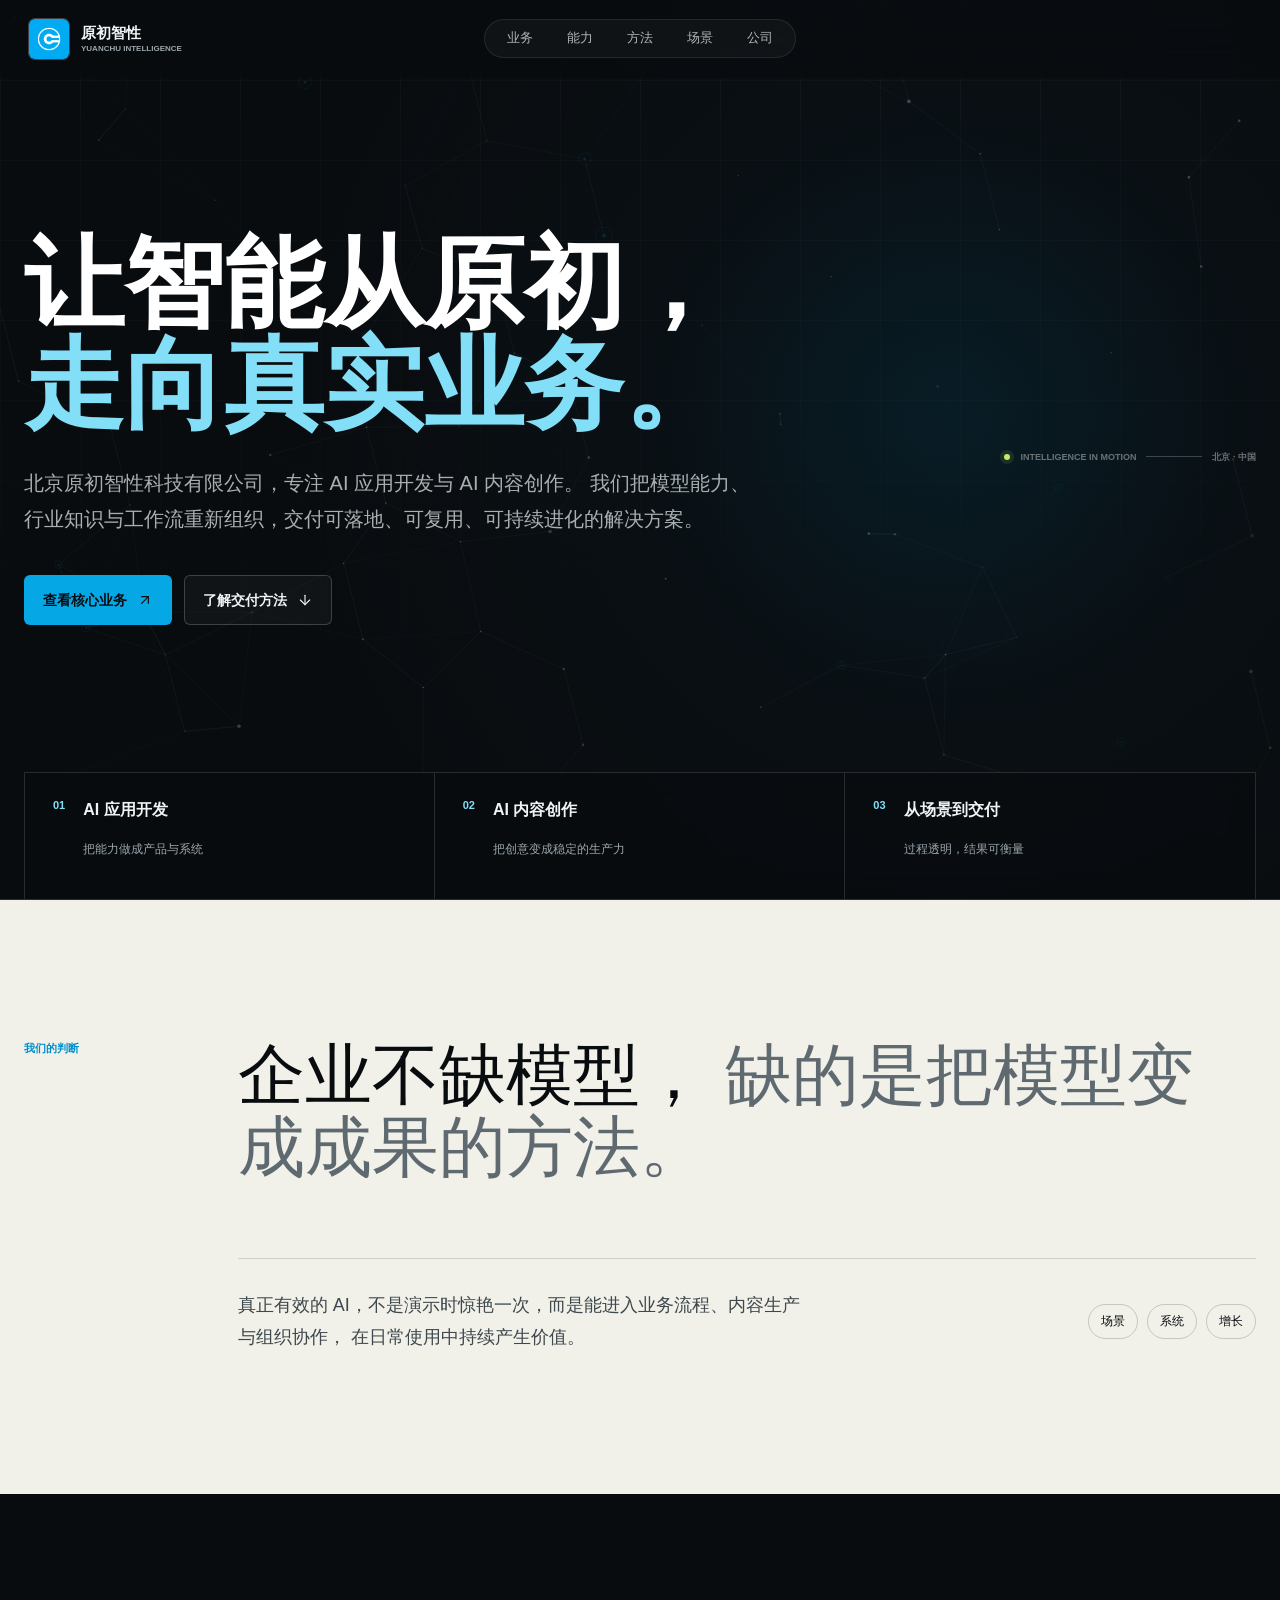
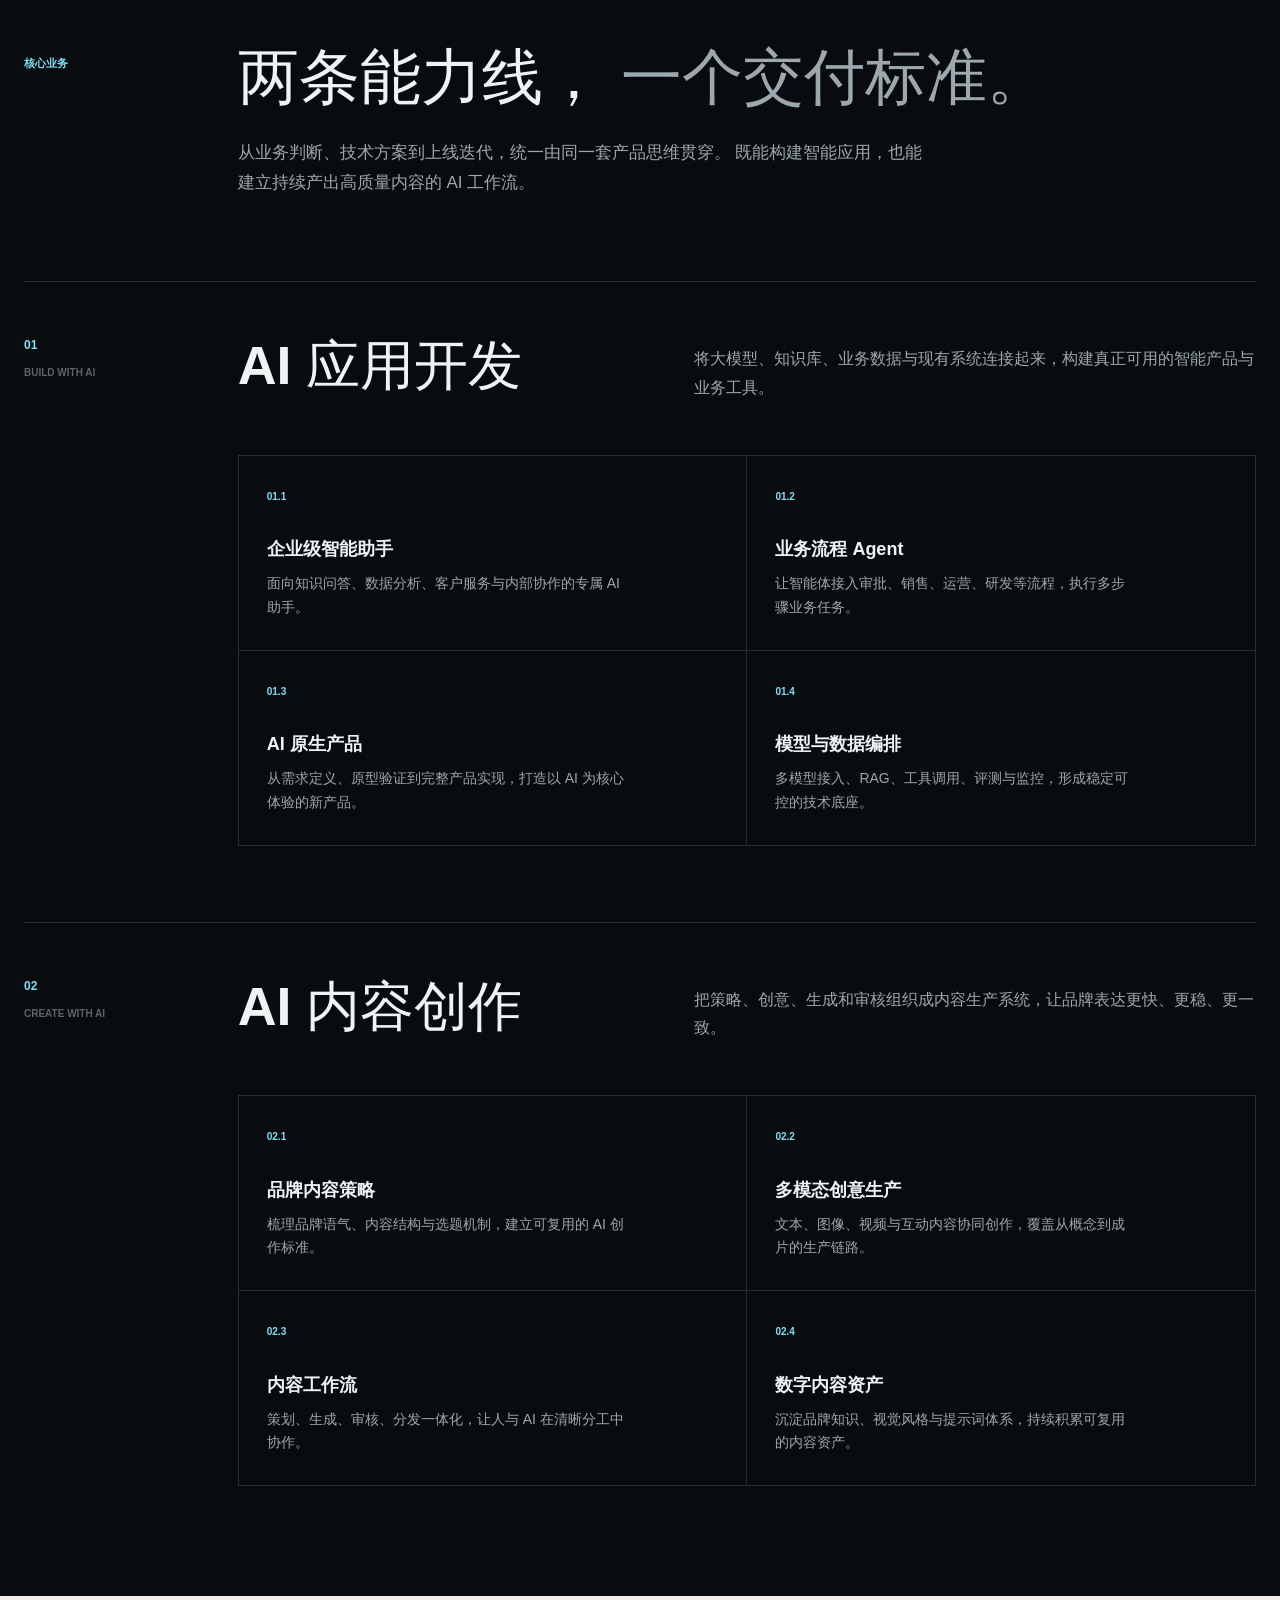
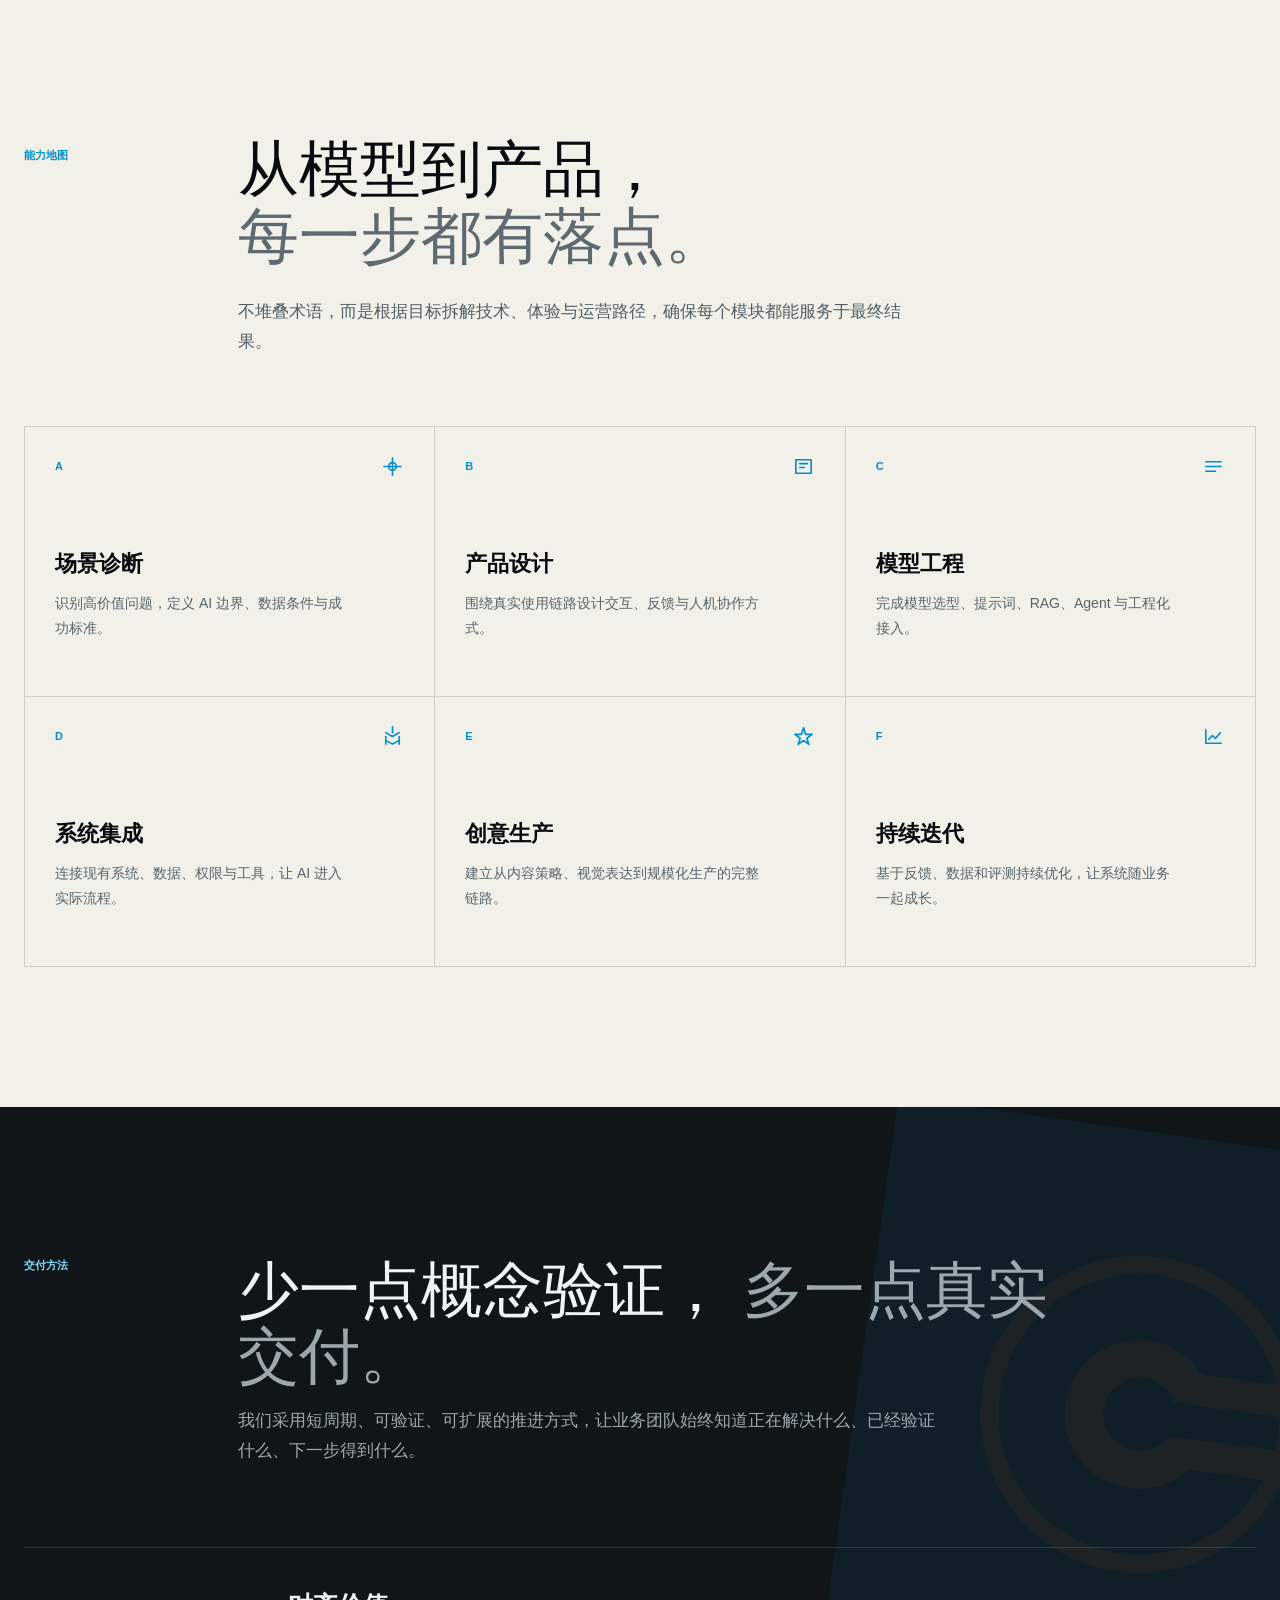
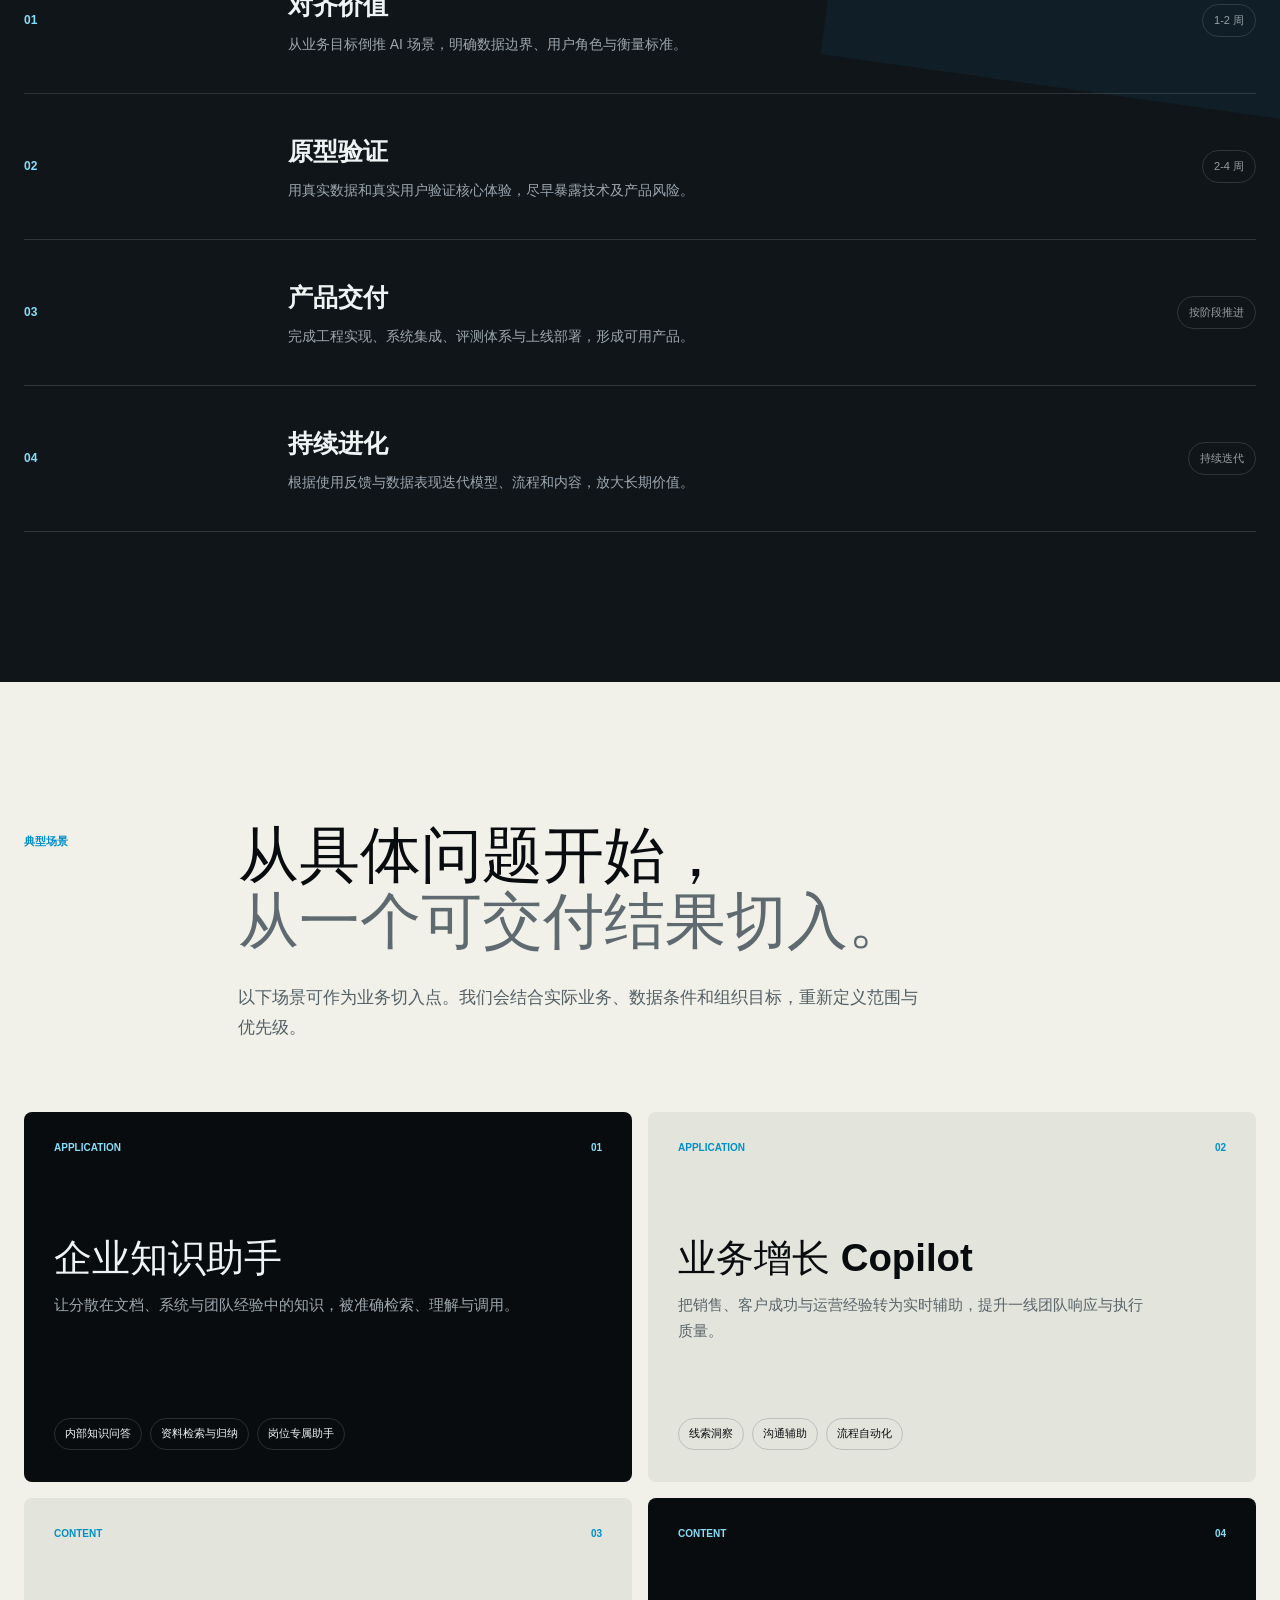
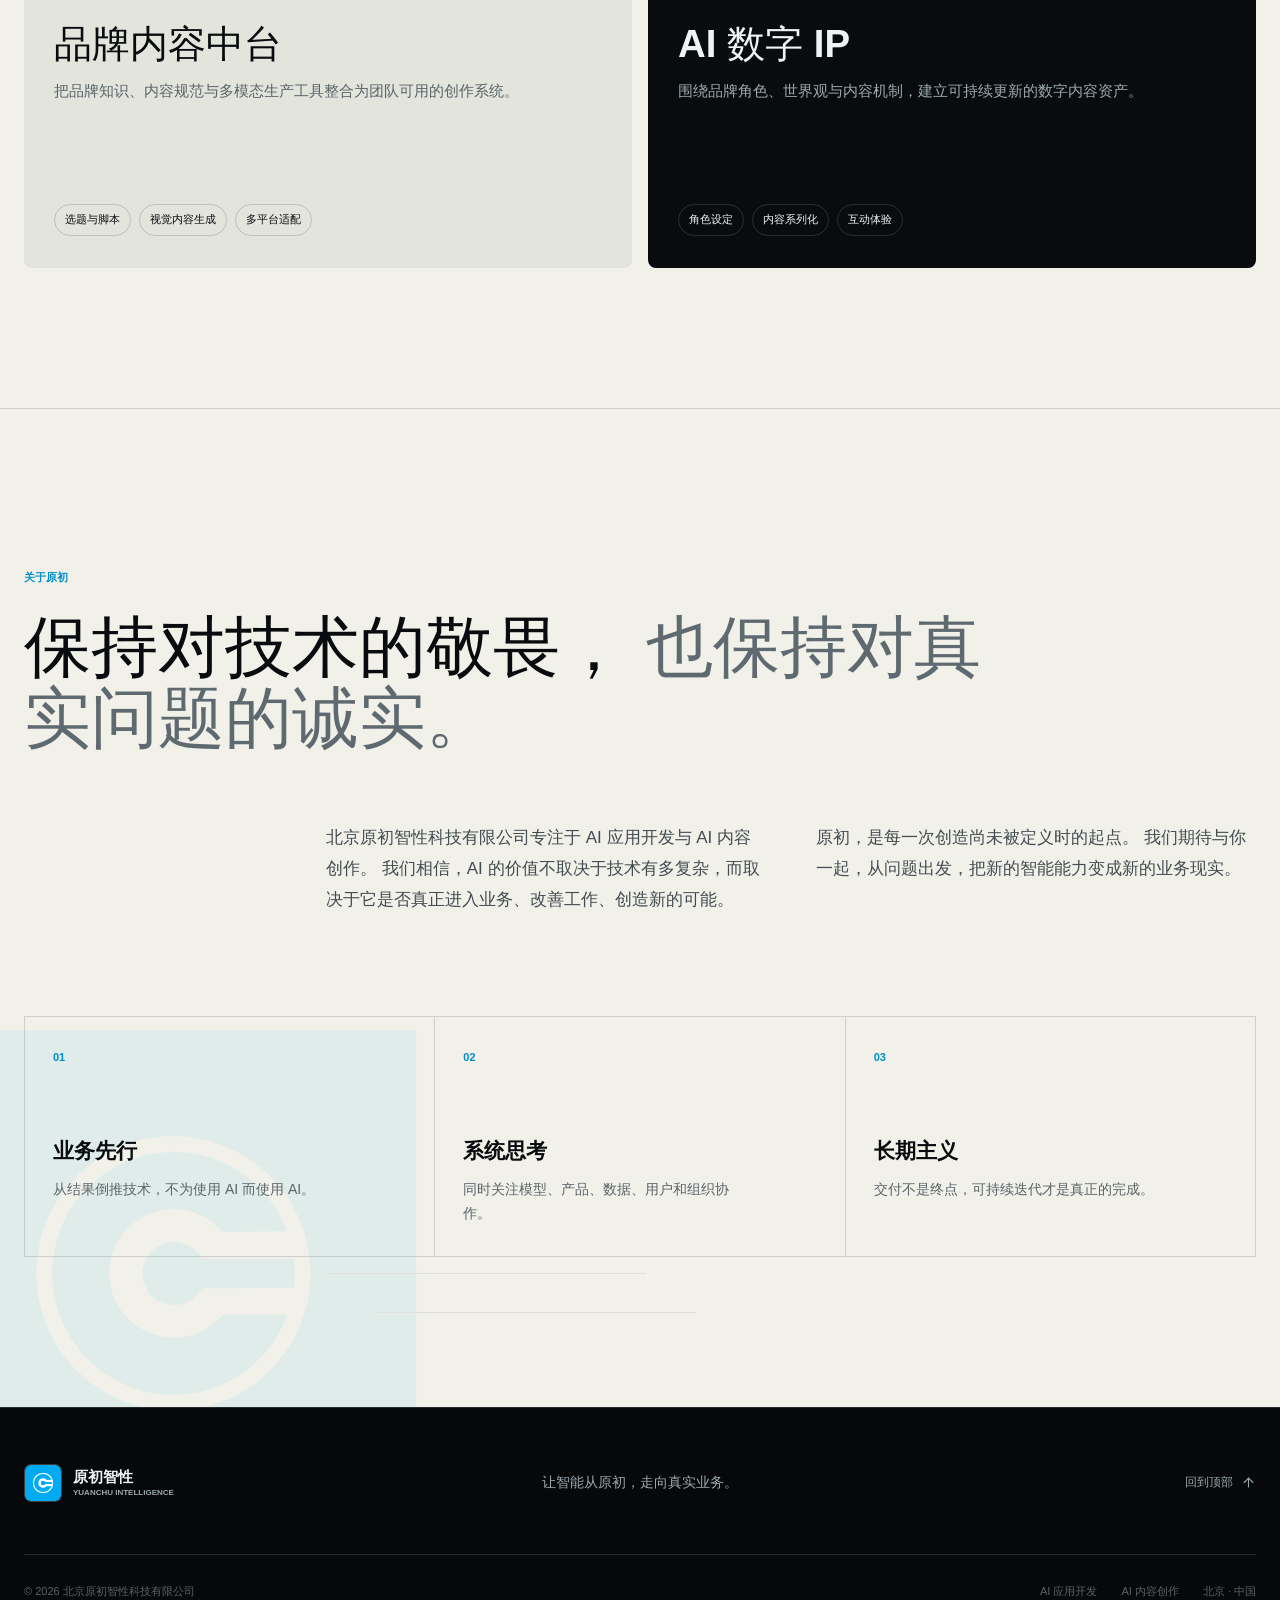
<file: index.html>
<!doctype html>
<html lang="zh-CN">
  <head>
    <meta charset="UTF-8" />
    <meta name="viewport" content="width=device-width, initial-scale=1.0" />
    <meta
      name="description"
      content="北京原初智性科技有限公司，专注 AI 应用开发与 AI 内容创作，将模型能力转化为可交付、可持续进化的业务系统与内容资产。"
    />
    <meta name="theme-color" content="#0a0d10" />
    <meta property="og:title" content="原初智性｜AI 应用开发与 AI 内容创作" />
    <meta
      property="og:description"
      content="让智能从原初，走向真实业务。"
    />
    <meta property="og:type" content="website" />
    <title>原初智性｜AI 应用开发与 AI 内容创作</title>
    <link rel="icon" type="image/png" href="./assets/original-logo.png" />
    <link rel="stylesheet" href="./tokens.css" />
    <link rel="stylesheet" href="./styles.css" />
  </head>
  <body>
    <a class="skip-link" href="#main">跳到主要内容</a>
    <div class="scroll-progress" aria-hidden="true">
      <span></span>
    </div>

    <header class="site-header" aria-label="主导航">
      <a class="brand" href="#top" aria-label="原初智性首页">
        <img
          class="brand__mark"
          src="./assets/original-logo.png"
          alt=""
          width="44"
          height="44"
        />
        <span class="brand__type">
          <strong>原初智性</strong>
          <small>YUANCHU INTELLIGENCE</small>
        </span>
      </a>

      <nav class="desktop-nav" aria-label="页面导航">
        <a href="#services">业务</a>
        <a href="#capabilities">能力</a>
        <a href="#method">方法</a>
        <a href="#scenarios">场景</a>
        <a href="#company">公司</a>
      </nav>

      <button
        class="menu-toggle"
        type="button"
        aria-label="打开导航"
        aria-expanded="false"
        aria-controls="mobile-nav"
      >
        <svg class="menu-icon" viewBox="0 0 24 24" aria-hidden="true">
          <path d="M4 7h16" />
          <path d="M4 12h16" />
          <path d="M4 17h16" />
        </svg>
      </button>
    </header>

    <div class="mobile-nav" id="mobile-nav" aria-hidden="true">
      <nav aria-label="移动端导航">
        <a href="#services">业务</a>
        <a href="#capabilities">能力</a>
        <a href="#method">方法</a>
        <a href="#scenarios">场景</a>
        <a href="#company">公司</a>
      </nav>
      <div class="mobile-nav__meta">
        <span>AI 应用开发</span>
        <span>AI 内容创作</span>
      </div>
    </div>

    <main id="main">
      <section class="hero" id="top">
        <canvas id="signal-canvas" aria-hidden="true"></canvas>
        <div class="hero__grid" aria-hidden="true"></div>
        <div class="hero__inner">
          <h1 class="reveal" data-delay="1">
            <span class="hero-line">让智能从原初，</span>
            <span>走向真实业务。</span>
          </h1>

          <p class="hero__lede reveal" data-delay="2">
            北京原初智性科技有限公司，专注 AI 应用开发与 AI 内容创作。
            我们把模型能力、行业知识与工作流重新组织，交付可落地、可复用、可持续进化的解决方案。
          </p>

          <div class="hero__actions reveal" data-delay="3">
            <a class="button button--primary" href="#services">
              <span>查看核心业务</span>
              <svg viewBox="0 0 24 24" aria-hidden="true">
                <path d="M7 7h10v10" />
                <path d="M7 17 17 7" />
              </svg>
            </a>
            <a class="button button--ghost" href="#method">
              <span>了解交付方法</span>
              <svg viewBox="0 0 24 24" aria-hidden="true">
                <path d="M12 5v14" />
                <path d="m19 12-7 7-7-7" />
              </svg>
            </a>
          </div>
        </div>

        <div class="hero__signal reveal" data-delay="4" aria-hidden="true">
          <span class="signal-dot"></span>
          <span>INTELLIGENCE IN MOTION</span>
          <span class="signal-line"></span>
          <span>北京 · 中国</span>
        </div>

        <div class="hero__tracks">
          <a href="#services" class="track">
            <span>01</span>
            <strong>AI 应用开发</strong>
            <small>把能力做成产品与系统</small>
          </a>
          <a href="#services" class="track">
            <span>02</span>
            <strong>AI 内容创作</strong>
            <small>把创意变成稳定的生产力</small>
          </a>
          <a href="#method" class="track">
            <span>03</span>
            <strong>从场景到交付</strong>
            <small>过程透明，结果可衡量</small>
          </a>
        </div>
      </section>

      <section class="statement">
        <div class="section-shell statement__grid">
          <p class="section-kicker reveal">我们的判断</p>
          <div class="statement__copy">
            <h2 class="reveal">
              企业不缺模型，
              <span>缺的是把模型变成成果的方法。</span>
            </h2>
            <div class="statement__aside reveal" data-delay="1">
              <p>
                真正有效的 AI，不是演示时惊艳一次，而是能进入业务流程、内容生产与组织协作，
                在日常使用中持续产生价值。
              </p>
              <div class="statement__index" aria-label="原初智性的三个关键词">
                <span>场景</span>
                <span>系统</span>
                <span>增长</span>
              </div>
            </div>
          </div>
        </div>
      </section>

      <section class="services" id="services">
        <div class="section-shell">
          <div class="section-heading">
            <p class="section-kicker reveal">核心业务</p>
            <div>
              <h2 class="reveal">
                两条能力线，
                <span>一个交付标准。</span>
              </h2>
              <p class="section-intro reveal" data-delay="1">
                从业务判断、技术方案到上线迭代，统一由同一套产品思维贯穿。
                既能构建智能应用，也能建立持续产出高质量内容的 AI 工作流。
              </p>
            </div>
          </div>

          <article class="service-row reveal">
            <div class="service-row__index">
              <span>01</span>
              <p>BUILD WITH AI</p>
            </div>
            <div class="service-row__body">
              <div class="service-row__heading">
                <h3>AI 应用开发</h3>
                <p>
                  将大模型、知识库、业务数据与现有系统连接起来，构建真正可用的智能产品与业务工具。
                </p>
              </div>
              <div class="service-list">
                <div>
                  <span>01.1</span>
                  <h4>企业级智能助手</h4>
                  <p>面向知识问答、数据分析、客户服务与内部协作的专属 AI 助手。</p>
                </div>
                <div>
                  <span>01.2</span>
                  <h4>业务流程 Agent</h4>
                  <p>让智能体接入审批、销售、运营、研发等流程，执行多步骤业务任务。</p>
                </div>
                <div>
                  <span>01.3</span>
                  <h4>AI 原生产品</h4>
                  <p>从需求定义、原型验证到完整产品实现，打造以 AI 为核心体验的新产品。</p>
                </div>
                <div>
                  <span>01.4</span>
                  <h4>模型与数据编排</h4>
                  <p>多模型接入、RAG、工具调用、评测与监控，形成稳定可控的技术底座。</p>
                </div>
              </div>
            </div>
          </article>

          <article class="service-row reveal">
            <div class="service-row__index">
              <span>02</span>
              <p>CREATE WITH AI</p>
            </div>
            <div class="service-row__body">
              <div class="service-row__heading">
                <h3>AI 内容创作</h3>
                <p>
                  把策略、创意、生成和审核组织成内容生产系统，让品牌表达更快、更稳、更一致。
                </p>
              </div>
              <div class="service-list">
                <div>
                  <span>02.1</span>
                  <h4>品牌内容策略</h4>
                  <p>梳理品牌语气、内容结构与选题机制，建立可复用的 AI 创作标准。</p>
                </div>
                <div>
                  <span>02.2</span>
                  <h4>多模态创意生产</h4>
                  <p>文本、图像、视频与互动内容协同创作，覆盖从概念到成片的生产链路。</p>
                </div>
                <div>
                  <span>02.3</span>
                  <h4>内容工作流</h4>
                  <p>策划、生成、审核、分发一体化，让人与 AI 在清晰分工中协作。</p>
                </div>
                <div>
                  <span>02.4</span>
                  <h4>数字内容资产</h4>
                  <p>沉淀品牌知识、视觉风格与提示词体系，持续积累可复用的内容资产。</p>
                </div>
              </div>
            </div>
          </article>
        </div>
      </section>

      <section class="capabilities" id="capabilities">
        <div class="section-shell">
          <div class="section-heading section-heading--compact">
            <p class="section-kicker reveal">能力地图</p>
            <div>
              <h2 class="reveal">
                从模型到产品，
                <span class="heading-break">每一步都有落点。</span>
              </h2>
              <p class="section-intro reveal" data-delay="1">
                不堆叠术语，而是根据目标拆解技术、体验与运营路径，确保每个模块都能服务于最终结果。
              </p>
            </div>
          </div>

          <div class="capability-grid">
            <article class="capability-card reveal">
              <div class="capability-card__top">
                <span>A</span>
                <svg viewBox="0 0 24 24" aria-hidden="true">
                  <path d="M12 3v18" />
                  <path d="M3 12h18" />
                  <circle cx="12" cy="12" r="4" />
                </svg>
              </div>
              <h3>场景诊断</h3>
              <p>识别高价值问题，定义 AI 边界、数据条件与成功标准。</p>
            </article>
            <article class="capability-card reveal" data-delay="1">
              <div class="capability-card__top">
                <span>B</span>
                <svg viewBox="0 0 24 24" aria-hidden="true">
                  <path d="M4 5h16v14H4z" />
                  <path d="M8 9h8" />
                  <path d="M8 13h5" />
                </svg>
              </div>
              <h3>产品设计</h3>
              <p>围绕真实使用链路设计交互、反馈与人机协作方式。</p>
            </article>
            <article class="capability-card reveal" data-delay="2">
              <div class="capability-card__top">
                <span>C</span>
                <svg viewBox="0 0 24 24" aria-hidden="true">
                  <path d="M4 7h16" />
                  <path d="M4 12h16" />
                  <path d="M4 17h10" />
                </svg>
              </div>
              <h3>模型工程</h3>
              <p>完成模型选型、提示词、RAG、Agent 与工程化接入。</p>
            </article>
            <article class="capability-card reveal">
              <div class="capability-card__top">
                <span>D</span>
                <svg viewBox="0 0 24 24" aria-hidden="true">
                  <path d="M12 2v6" />
                  <path d="m5 8 7 4 7-4" />
                  <path d="M5 16l7 4 7-4" />
                  <path d="M5 12v8" />
                  <path d="M19 12v8" />
                </svg>
              </div>
              <h3>系统集成</h3>
              <p>连接现有系统、数据、权限与工具，让 AI 进入实际流程。</p>
            </article>
            <article class="capability-card reveal" data-delay="1">
              <div class="capability-card__top">
                <span>E</span>
                <svg viewBox="0 0 24 24" aria-hidden="true">
                  <path d="m12 3 2.2 6.8H21l-5.5 4 2.1 6.5-5.6-4.1-5.6 4.1 2.1-6.5-5.5-4h6.8z" />
                </svg>
              </div>
              <h3>创意生产</h3>
              <p>建立从内容策略、视觉表达到规模化生产的完整链路。</p>
            </article>
            <article class="capability-card reveal" data-delay="2">
              <div class="capability-card__top">
                <span>F</span>
                <svg viewBox="0 0 24 24" aria-hidden="true">
                  <path d="M4 19V5" />
                  <path d="M4 19h16" />
                  <path d="m7 15 4-4 3 3 5-6" />
                </svg>
              </div>
              <h3>持续迭代</h3>
              <p>基于反馈、数据和评测持续优化，让系统随业务一起成长。</p>
            </article>
          </div>
        </div>
      </section>

      <section class="method" id="method">
        <div class="method__orb" aria-hidden="true">
          <img src="./assets/original-logo.png" alt="" />
        </div>
        <div class="section-shell">
          <div class="method__head">
            <p class="section-kicker reveal">交付方法</p>
            <h2 class="reveal">
              少一点概念验证，
              <span>多一点真实交付。</span>
            </h2>
            <p class="reveal" data-delay="1">
              我们采用短周期、可验证、可扩展的推进方式，让业务团队始终知道正在解决什么、已经验证什么、下一步得到什么。
            </p>
          </div>

          <ol class="method-list">
            <li class="method-item reveal">
              <span class="method-item__number">01</span>
              <div>
                <h3>对齐价值</h3>
                <p>从业务目标倒推 AI 场景，明确数据边界、用户角色与衡量标准。</p>
              </div>
              <span class="method-item__tag">1-2 周</span>
            </li>
            <li class="method-item reveal">
              <span class="method-item__number">02</span>
              <div>
                <h3>原型验证</h3>
                <p>用真实数据和真实用户验证核心体验，尽早暴露技术及产品风险。</p>
              </div>
              <span class="method-item__tag">2-4 周</span>
            </li>
            <li class="method-item reveal">
              <span class="method-item__number">03</span>
              <div>
                <h3>产品交付</h3>
                <p>完成工程实现、系统集成、评测体系与上线部署，形成可用产品。</p>
              </div>
              <span class="method-item__tag">按阶段推进</span>
            </li>
            <li class="method-item reveal">
              <span class="method-item__number">04</span>
              <div>
                <h3>持续进化</h3>
                <p>根据使用反馈与数据表现迭代模型、流程和内容，放大长期价值。</p>
              </div>
              <span class="method-item__tag">持续迭代</span>
            </li>
          </ol>
        </div>
      </section>

      <section class="scenarios" id="scenarios">
        <div class="section-shell">
          <div class="section-heading section-heading--compact">
            <p class="section-kicker reveal">典型场景</p>
            <div>
              <h2 class="reveal">
                从具体问题开始，
                <span class="heading-break">从一个可交付结果切入。</span>
              </h2>
              <p class="section-intro reveal" data-delay="1">
                以下场景可作为业务切入点。我们会结合实际业务、数据条件和组织目标，重新定义范围与优先级。
              </p>
            </div>
          </div>

          <div class="scenario-list">
            <article class="scenario-card reveal">
              <div class="scenario-card__meta">
                <span>APPLICATION</span>
                <span>01</span>
              </div>
              <h3>企业知识助手</h3>
              <p>让分散在文档、系统与团队经验中的知识，被准确检索、理解与调用。</p>
              <ul>
                <li>内部知识问答</li>
                <li>资料检索与归纳</li>
                <li>岗位专属助手</li>
              </ul>
            </article>

            <article class="scenario-card reveal" data-delay="1">
              <div class="scenario-card__meta">
                <span>APPLICATION</span>
                <span>02</span>
              </div>
              <h3>业务增长 Copilot</h3>
              <p>把销售、客户成功与运营经验转为实时辅助，提升一线团队响应与执行质量。</p>
              <ul>
                <li>线索洞察</li>
                <li>沟通辅助</li>
                <li>流程自动化</li>
              </ul>
            </article>

            <article class="scenario-card reveal">
              <div class="scenario-card__meta">
                <span>CONTENT</span>
                <span>03</span>
              </div>
              <h3>品牌内容中台</h3>
              <p>把品牌知识、内容规范与多模态生产工具整合为团队可用的创作系统。</p>
              <ul>
                <li>选题与脚本</li>
                <li>视觉内容生成</li>
                <li>多平台适配</li>
              </ul>
            </article>

            <article class="scenario-card reveal" data-delay="1">
              <div class="scenario-card__meta">
                <span>CONTENT</span>
                <span>04</span>
              </div>
              <h3>AI 数字 IP</h3>
              <p>围绕品牌角色、世界观与内容机制，建立可持续更新的数字内容资产。</p>
              <ul>
                <li>角色设定</li>
                <li>内容系列化</li>
                <li>互动体验</li>
              </ul>
            </article>
          </div>
        </div>
      </section>

      <section class="company" id="company">
        <div class="company__visual" aria-hidden="true">
          <img src="./assets/original-logo.png" alt="" />
          <span class="company__mark-line"></span>
          <span class="company__mark-line company__mark-line--two"></span>
        </div>
        <div class="section-shell company__shell">
          <p class="section-kicker reveal">关于原初</p>
          <h2 class="reveal">
            保持对技术的敬畏，
            <span>也保持对真实问题的诚实。</span>
          </h2>
          <div class="company__copy">
            <p class="reveal">
              北京原初智性科技有限公司专注于 AI 应用开发与 AI 内容创作。
              我们相信，AI 的价值不取决于技术有多复杂，而取决于它是否真正进入业务、改善工作、创造新的可能。
            </p>
            <p class="reveal" data-delay="1">
              原初，是每一次创造尚未被定义时的起点。
              我们期待与你一起，从问题出发，把新的智能能力变成新的业务现实。
            </p>
          </div>

          <div class="values">
            <div class="value reveal">
              <span>01</span>
              <h3>业务先行</h3>
              <p>从结果倒推技术，不为使用 AI 而使用 AI。</p>
            </div>
            <div class="value reveal" data-delay="1">
              <span>02</span>
              <h3>系统思考</h3>
              <p>同时关注模型、产品、数据、用户和组织协作。</p>
            </div>
            <div class="value reveal" data-delay="2">
              <span>03</span>
              <h3>长期主义</h3>
              <p>交付不是终点，可持续迭代才是真正的完成。</p>
            </div>
          </div>
        </div>
      </section>

    </main>

    <footer class="site-footer">
      <div class="section-shell footer__top">
        <a class="brand brand--footer" href="#top" aria-label="返回顶部">
          <img
            class="brand__mark"
            src="./assets/original-logo.png"
            alt=""
            width="44"
            height="44"
          />
          <span class="brand__type">
            <strong>原初智性</strong>
            <small>YUANCHU INTELLIGENCE</small>
          </span>
        </a>
        <p>让智能从原初，走向真实业务。</p>
        <a class="back-to-top" href="#top">
          <span>回到顶部</span>
          <svg viewBox="0 0 24 24" aria-hidden="true">
            <path d="m12 19V5" />
            <path d="m5 12 7-7 7 7" />
          </svg>
        </a>
      </div>
      <div class="section-shell footer__bottom">
        <p>© 2026 北京原初智性科技有限公司</p>
        <div>
          <span>AI 应用开发</span>
          <span>AI 内容创作</span>
          <span>北京 · 中国</span>
        </div>
      </div>
    </footer>

    <script src="./app.js"></script>
  </body>
</html>
</file>
<file: tokens.css>
:root {
  /* Brand palette */
  --yc-night-950: #05080a;
  --yc-night-900: #090c0f;
  --yc-night-800: #10151a;
  --yc-night-700: #151c21;
  --yc-paper-100: #f1f0e9;
  --yc-paper-200: #e3e4dc;
  --yc-ink-100: #eef3f4;
  --yc-ink-400: #9ca8ae;
  --yc-ink-600: #5f6a70;
  --yc-brand-300: #83dff8;
  --yc-brand-500: #05a8e5;
  --yc-brand-700: #008fca;
  --yc-signal-400: #c7e964;
  --yc-ember-400: #ff8152;
  --yc-white: #ffffff;

  /* Semantic color */
  --ink: var(--yc-ink-100);
  --muted: var(--yc-ink-400);
  --muted-dark: var(--yc-ink-600);
  --night: var(--yc-night-900);
  --night-soft: var(--yc-night-800);
  --panel: var(--yc-night-700);
  --paper: var(--yc-paper-100);
  --paper-deep: var(--yc-paper-200);
  --brand: var(--yc-brand-500);
  --brand-deep: var(--yc-brand-700);
  --brand-soft: var(--yc-brand-300);
  --warm: var(--yc-ember-400);
  --lime: var(--yc-signal-400);
  --white: var(--yc-white);
  --line: rgba(238, 243, 244, 0.14);
  --line-dark: rgba(9, 12, 15, 0.14);
  --line-strong: rgba(238, 243, 244, 0.24);
  --surface-glass: rgba(255, 255, 255, 0.045);

  /* Type */
  --font-sans:
    "Helvetica Neue",
    "PingFang SC",
    "Hiragino Sans GB",
    "Microsoft YaHei",
    sans-serif;
  --font-mono:
    "SFMono-Regular",
    "Cascadia Code",
    "Roboto Mono",
    monospace;
  --text-xs: 0.6875rem;
  --text-sm: 0.8125rem;
  --text-md: 1rem;
  --text-lg: 1.125rem;
  --text-display: clamp(4rem, 8vw, 7rem);
  --text-h1: clamp(3rem, 6vw, 5.25rem);
  --text-h2: clamp(2.625rem, 4.8vw, 4.5rem);
  --text-h3: clamp(1.625rem, 3vw, 2.5rem);

  /* Spacing: 4px base grid */
  --space-1: 4px;
  --space-2: 8px;
  --space-3: 12px;
  --space-4: 16px;
  --space-6: 24px;
  --space-8: 32px;
  --space-12: 48px;
  --space-18: 72px;
  --space-24: 96px;
  --space-35: 140px;

  /* Layout */
  --container: 1240px;
  --header-height: 78px;
  --grid-line: 80px;

  /* Shape */
  --radius-xs: 4px;
  --radius-sm: 6px;
  --radius: 8px;
  --radius-pill: 999px;

  /* Motion */
  --duration-fast: 180ms;
  --duration-base: 240ms;
  --duration-slow: 700ms;
  --ease: cubic-bezier(0.22, 1, 0.36, 1);
  --shadow-float: 0 24px 80px rgba(0, 0, 0, 0.22);
}
</file>
<file: styles.css>
*,
*::before,
*::after {
  box-sizing: border-box;
}

html {
  scroll-behavior: smooth;
  scroll-padding-top: 96px;
  background: var(--night);
}

body {
  margin: 0;
  color: var(--ink);
  background: var(--night);
  font-family:
    "Helvetica Neue",
    "PingFang SC",
    "Hiragino Sans GB",
    "Microsoft YaHei",
    sans-serif;
  font-size: 16px;
  line-height: 1.6;
  letter-spacing: 0;
  -webkit-font-smoothing: antialiased;
  text-rendering: optimizeLegibility;
}

body.nav-open {
  overflow: hidden;
}

button,
input,
select,
textarea {
  font: inherit;
}

button,
a {
  -webkit-tap-highlight-color: transparent;
}

a {
  color: inherit;
  text-decoration: none;
}

img {
  display: block;
  max-width: 100%;
}

svg {
  display: block;
  width: 1.25rem;
  height: 1.25rem;
  fill: none;
  stroke: currentColor;
  stroke-linecap: round;
  stroke-linejoin: round;
  stroke-width: 1.7;
}

::selection {
  color: var(--night);
  background: var(--brand-soft);
}

:focus-visible {
  outline: 2px solid var(--brand-soft);
  outline-offset: 4px;
}

.skip-link {
  position: fixed;
  z-index: 1000;
  top: 12px;
  left: 12px;
  padding: 10px 14px;
  color: var(--night);
  background: var(--white);
  border-radius: 4px;
  transform: translateY(-150%);
  transition: transform 180ms ease;
}

.skip-link:focus {
  transform: translateY(0);
}

.scroll-progress {
  position: fixed;
  z-index: 1001;
  top: 0;
  right: 0;
  left: 0;
  height: 2px;
  pointer-events: none;
}

.scroll-progress span {
  display: block;
  width: 0;
  height: 100%;
  background: var(--brand);
  transform-origin: left center;
}

.section-shell {
  width: min(calc(100% - 48px), var(--container));
  margin: 0 auto;
}

.site-header {
  position: fixed;
  z-index: 100;
  top: 0;
  right: 0;
  left: 0;
  display: grid;
  grid-template-columns: 1fr auto 1fr;
  align-items: center;
  height: var(--header-height);
  padding: 0 28px;
  background: rgba(9, 12, 15, 0.72);
  border-bottom: 1px solid transparent;
  backdrop-filter: blur(18px);
  transition:
    background 240ms ease,
    border-color 240ms ease;
}

.site-header.is-scrolled {
  background: rgba(9, 12, 15, 0.92);
  border-color: rgba(238, 243, 244, 0.09);
}

.brand {
  display: inline-flex;
  align-items: center;
  justify-self: start;
  gap: 11px;
  min-width: 0;
}

.brand__mark {
  flex: 0 0 auto;
  width: 42px;
  height: 42px;
  border: 1px solid rgba(255, 255, 255, 0.22);
  border-radius: 7px;
  object-fit: cover;
}

.brand__type {
  display: flex;
  flex-direction: column;
  min-width: 0;
}

.brand__type strong {
  font-size: 15px;
  font-weight: 650;
  line-height: 1.2;
}

.brand__type small {
  margin-top: 3px;
  color: var(--muted);
  font-size: 8px;
  font-weight: 600;
  line-height: 1;
}

.desktop-nav {
  display: flex;
  align-items: center;
  justify-content: center;
  gap: 34px;
  padding: 8px 22px;
  border: 1px solid rgba(238, 243, 244, 0.09);
  border-radius: 999px;
  background: rgba(255, 255, 255, 0.035);
}

.desktop-nav a {
  position: relative;
  color: rgba(238, 243, 244, 0.72);
  font-size: 13px;
  transition: color 180ms ease;
}

.desktop-nav a::after {
  position: absolute;
  right: 0;
  bottom: -8px;
  left: 0;
  height: 1px;
  background: var(--brand-soft);
  content: "";
  transform: scaleX(0);
  transform-origin: right center;
  transition: transform 240ms var(--ease);
}

.desktop-nav a:hover,
.desktop-nav a.is-active {
  color: var(--white);
}

.desktop-nav a:hover::after,
.desktop-nav a.is-active::after {
  transform: scaleX(1);
  transform-origin: left center;
}

.menu-toggle {
  display: none;
  align-items: center;
  justify-content: center;
  width: 42px;
  height: 42px;
  padding: 0;
  color: var(--ink);
  background: rgba(255, 255, 255, 0.06);
  border: 1px solid var(--line);
  border-radius: 6px;
  cursor: pointer;
}

.menu-toggle svg {
  width: 20px;
  height: 20px;
}

.mobile-nav {
  position: fixed;
  z-index: 90;
  top: var(--header-height);
  right: 0;
  bottom: 0;
  left: 0;
  display: none;
  flex-direction: column;
  justify-content: space-between;
  padding: 42px 24px 30px;
  background: rgba(9, 12, 15, 0.98);
  opacity: 0;
  pointer-events: none;
  transform: translateY(-12px);
  transition:
    opacity 220ms ease,
    transform 220ms var(--ease);
}

.mobile-nav nav {
  display: flex;
  flex-direction: column;
}

.mobile-nav nav a {
  padding: 12px 0;
  border-bottom: 1px solid var(--line);
  font-size: clamp(30px, 10vw, 52px);
  font-weight: 600;
  line-height: 1.25;
}

.mobile-nav__meta {
  display: flex;
  justify-content: space-between;
  color: var(--muted);
  font-size: 12px;
}

.hero {
  position: relative;
  display: flex;
  min-height: 100svh;
  padding: calc(var(--header-height) + 70px) max(24px, calc((100vw - var(--container)) / 2)) 0;
  overflow: hidden;
  border-bottom: 1px solid var(--line);
  isolation: isolate;
}

#signal-canvas,
.hero__grid {
  position: absolute;
  inset: 0;
  width: 100%;
  height: 100%;
}

#signal-canvas {
  z-index: -3;
}

.hero__grid {
  z-index: -2;
  background-image:
    linear-gradient(rgba(255, 255, 255, 0.035) 1px, transparent 1px),
    linear-gradient(90deg, rgba(255, 255, 255, 0.035) 1px, transparent 1px);
  background-size: 80px 80px;
  mask-image: linear-gradient(to bottom, rgba(0, 0, 0, 0.85), transparent 88%);
  pointer-events: none;
}

.hero__inner {
  position: relative;
  z-index: 2;
  display: flex;
  flex: 1;
  flex-direction: column;
  align-items: flex-start;
  justify-content: center;
  width: 100%;
  max-width: 940px;
  padding-bottom: 188px;
}

.hero h1 {
  width: 100%;
  max-width: 930px;
  margin: 0;
  color: var(--white);
  font-size: clamp(54px, 7.8vw, 112px);
  font-weight: 620;
  line-height: 1.01;
  letter-spacing: 0;
}

.hero h1 span {
  display: block;
}

.hero h1 span:last-child {
  color: var(--brand-soft);
}

.hero__lede {
  max-width: 740px;
  margin: 30px 0 0;
  color: rgba(238, 243, 244, 0.7);
  font-size: clamp(16px, 1.6vw, 20px);
  line-height: 1.8;
}

.hero__actions {
  display: flex;
  flex-wrap: wrap;
  gap: 12px;
  margin-top: 38px;
}

.button {
  display: inline-flex;
  align-items: center;
  justify-content: center;
  gap: 10px;
  min-height: 50px;
  padding: 12px 18px;
  border: 1px solid transparent;
  border-radius: 6px;
  cursor: pointer;
  font-size: 14px;
  font-weight: 650;
  transition:
    color 180ms ease,
    background 180ms ease,
    border-color 180ms ease,
    transform 180ms ease;
}

.button svg {
  width: 16px;
  height: 16px;
}

.button:hover {
  transform: translateY(-2px);
}

.button--primary {
  color: var(--night);
  background: var(--brand);
}

.button--primary:hover {
  background: var(--brand-soft);
}

.button--ghost {
  color: var(--ink);
  background: rgba(255, 255, 255, 0.035);
  border-color: rgba(238, 243, 244, 0.2);
}

.button--ghost:hover {
  background: rgba(255, 255, 255, 0.09);
  border-color: rgba(238, 243, 244, 0.38);
}

.hero__signal {
  position: absolute;
  z-index: 3;
  top: 50%;
  right: max(24px, calc((100vw - var(--container)) / 2));
  display: flex;
  align-items: center;
  gap: 10px;
  color: rgba(238, 243, 244, 0.42);
  font-size: 9px;
  font-weight: 650;
  transform: rotate(90deg) translateX(50%);
  transform-origin: right center;
}

.signal-dot {
  width: 6px;
  height: 6px;
  background: var(--lime);
  border-radius: 50%;
  box-shadow: 0 0 0 4px rgba(199, 233, 100, 0.1);
}

.signal-line {
  width: 56px;
  height: 1px;
  background: rgba(238, 243, 244, 0.22);
}

.hero__tracks {
  position: absolute;
  z-index: 4;
  right: max(24px, calc((100vw - var(--container)) / 2));
  bottom: 0;
  left: max(24px, calc((100vw - var(--container)) / 2));
  display: grid;
  grid-template-columns: repeat(3, 1fr);
  border-top: 1px solid var(--line);
  background: rgba(9, 12, 15, 0.72);
  backdrop-filter: blur(12px);
}

.track {
  position: relative;
  display: grid;
  grid-template-columns: auto 1fr;
  gap: 2px 18px;
  min-height: 126px;
  padding: 24px 28px;
  border-right: 1px solid var(--line);
  overflow: hidden;
  transition: background 220ms ease;
}

.track:first-child {
  border-left: 1px solid var(--line);
}

.track::after {
  position: absolute;
  right: 0;
  bottom: 0;
  left: 0;
  height: 2px;
  background: var(--brand);
  content: "";
  transform: scaleX(0);
  transform-origin: left center;
  transition: transform 300ms var(--ease);
}

.track:hover {
  background: rgba(255, 255, 255, 0.045);
}

.track:hover::after {
  transform: scaleX(1);
}

.track > span {
  grid-row: 1 / span 2;
  color: var(--brand-soft);
  font-size: 11px;
  font-weight: 700;
}

.track strong {
  font-size: 16px;
  font-weight: 620;
}

.track small {
  color: var(--muted);
  font-size: 12px;
}

.statement {
  padding: 140px 0;
  color: var(--night);
  background: var(--paper);
}

.statement__grid {
  display: grid;
  grid-template-columns: minmax(120px, 0.28fr) 1.72fr;
  gap: 48px;
}

.section-kicker {
  margin: 0;
  color: var(--brand-soft);
  font-size: 11px;
  font-weight: 700;
  text-transform: uppercase;
}

.statement .section-kicker,
.scenarios .section-kicker {
  color: var(--brand-deep);
}

.statement__copy h2 {
  max-width: 960px;
  margin: 0;
  font-size: clamp(40px, 5.2vw, 70px);
  font-weight: 570;
  line-height: 1.08;
}

.statement__copy h2 span {
  color: var(--muted-dark);
}

.statement__aside {
  display: grid;
  grid-template-columns: 1.4fr 1fr;
  gap: 44px;
  margin-top: 74px;
  padding-top: 30px;
  border-top: 1px solid var(--line-dark);
}

.statement__aside p {
  max-width: 620px;
  margin: 0;
  color: #3e484d;
  font-size: 18px;
  line-height: 1.8;
}

.statement__index {
  display: flex;
  align-items: center;
  justify-content: flex-end;
  gap: 9px;
}

.statement__index span {
  padding: 7px 12px;
  border: 1px solid rgba(9, 12, 15, 0.18);
  border-radius: 999px;
  font-size: 12px;
}

.services {
  padding: 150px 0 110px;
  background: var(--night);
}

.section-heading {
  display: grid;
  grid-template-columns: minmax(120px, 0.28fr) 1.72fr;
  gap: 48px;
  margin-bottom: 82px;
}

.section-heading h2 {
  max-width: 850px;
  margin: 0;
  font-size: clamp(42px, 4.8vw, 66px);
  font-weight: 580;
  line-height: 1.08;
}

.section-heading h2 span {
  color: var(--muted);
}

.section-heading h2 .heading-break {
  display: block;
}

.section-heading .section-kicker {
  padding-top: 11px;
}

.section-intro {
  max-width: 690px;
  margin: 28px 0 0;
  color: var(--muted);
  font-size: 17px;
  line-height: 1.8;
}

.service-row {
  display: grid;
  grid-template-columns: minmax(120px, 0.28fr) 1.72fr;
  gap: 48px;
  padding: 54px 0 76px;
  border-top: 1px solid var(--line);
}

.service-row:last-child {
  padding-bottom: 0;
}

.service-row__index span {
  display: block;
  color: var(--brand-soft);
  font-size: 12px;
  font-weight: 700;
}

.service-row__index p {
  margin: 10px 0 0;
  color: rgba(238, 243, 244, 0.38);
  font-size: 10px;
  font-weight: 650;
}

.service-row__heading {
  display: grid;
  grid-template-columns: minmax(220px, 0.72fr) 1fr;
  gap: 52px;
  align-items: start;
}

.service-row__heading h3 {
  margin: 0;
  font-size: clamp(34px, 4.2vw, 60px);
  font-weight: 580;
  line-height: 1.08;
}

.service-row__heading p {
  margin: 9px 0 0;
  color: var(--muted);
  font-size: 16px;
  line-height: 1.8;
}

.service-list {
  display: grid;
  grid-template-columns: repeat(2, 1fr);
  margin-top: 52px;
  border-top: 1px solid var(--line);
  border-left: 1px solid var(--line);
}

.service-list > div {
  min-height: 186px;
  padding: 26px 28px 30px;
  border-right: 1px solid var(--line);
  border-bottom: 1px solid var(--line);
  transition:
    background 200ms ease,
    transform 200ms ease;
}

.service-list > div:hover {
  background: rgba(255, 255, 255, 0.035);
}

.service-list span {
  color: var(--brand-soft);
  font-size: 10px;
  font-weight: 700;
}

.service-list h4 {
  margin: 28px 0 8px;
  font-size: 18px;
  font-weight: 620;
}

.service-list p {
  max-width: 360px;
  margin: 0;
  color: var(--muted);
  font-size: 14px;
  line-height: 1.7;
}

.capabilities {
  padding: 140px 0;
  color: var(--night);
  background: var(--paper);
}

.capabilities .section-kicker,
.company .section-kicker {
  color: var(--brand-deep);
}

.capabilities .section-heading h2 span {
  color: var(--muted-dark);
}

.capabilities .section-intro {
  color: #536066;
}

.section-heading--compact {
  margin-bottom: 68px;
}

.capability-grid {
  display: grid;
  grid-template-columns: repeat(3, 1fr);
  border-top: 1px solid var(--line-dark);
  border-left: 1px solid var(--line-dark);
}

.capability-card {
  min-height: 270px;
  padding: 28px 30px 32px;
  border-right: 1px solid var(--line-dark);
  border-bottom: 1px solid var(--line-dark);
  transition:
    color 220ms ease,
    background 220ms ease;
}

.capability-card:hover {
  color: var(--ink);
  background: var(--night);
}

.capability-card__top {
  display: flex;
  align-items: center;
  justify-content: space-between;
  color: var(--brand-deep);
}

.capability-card:hover .capability-card__top {
  color: var(--brand-soft);
}

.capability-card__top span {
  font-size: 11px;
  font-weight: 750;
}

.capability-card__top svg {
  width: 23px;
  height: 23px;
}

.capability-card h3 {
  margin: 68px 0 10px;
  font-size: 22px;
  font-weight: 620;
}

.capability-card p {
  max-width: 300px;
  margin: 0;
  color: #59656a;
  font-size: 14px;
  line-height: 1.75;
  transition: color 220ms ease;
}

.capability-card:hover p {
  color: var(--muted);
}

.method {
  position: relative;
  padding: 150px 0;
  overflow: hidden;
  background: var(--night-soft);
}

.method__orb {
  position: absolute;
  top: 26px;
  right: max(-140px, calc((100vw - var(--container)) / 2 - 220px));
  width: clamp(340px, 44vw, 680px);
  opacity: 0.055;
  transform: rotate(8deg);
  pointer-events: none;
}

.method__orb img {
  width: 100%;
}

.method__head {
  display: grid;
  grid-template-columns: minmax(120px, 0.28fr) 1.72fr;
  gap: 48px;
  margin-bottom: 80px;
}

.method__head h2 {
  grid-column: 2;
  max-width: 820px;
  margin: 0;
  font-size: clamp(42px, 4.8vw, 68px);
  font-weight: 580;
  line-height: 1.08;
}

.method__head h2 span {
  color: var(--muted);
}

.method__head > p:last-child {
  grid-column: 2;
  max-width: 700px;
  margin: -32px 0 0;
  color: var(--muted);
  font-size: 17px;
  line-height: 1.8;
}

.method-list {
  margin: 0;
  padding: 0;
  list-style: none;
  border-top: 1px solid var(--line);
}

.method-item {
  display: grid;
  grid-template-columns: 0.38fr 1.16fr 0.46fr;
  gap: 48px;
  align-items: center;
  min-height: 146px;
  border-bottom: 1px solid var(--line);
}

.method-item__number {
  color: var(--brand-soft);
  font-size: 12px;
  font-weight: 750;
}

.method-item h3 {
  margin: 0 0 8px;
  font-size: 25px;
  font-weight: 600;
}

.method-item p {
  max-width: 630px;
  margin: 0;
  color: var(--muted);
  font-size: 14px;
}

.method-item__tag {
  justify-self: end;
  padding: 7px 11px;
  color: rgba(238, 243, 244, 0.62);
  border: 1px solid var(--line);
  border-radius: 999px;
  font-size: 11px;
}

.scenarios {
  padding: 140px 0;
  color: var(--night);
  background: var(--paper);
}

.scenarios .section-heading h2 span {
  color: var(--muted-dark);
}

.scenarios .section-intro {
  color: #536066;
}

.scenario-list {
  display: grid;
  grid-template-columns: repeat(2, 1fr);
  gap: 16px;
}

.scenario-card {
  display: flex;
  min-height: 370px;
  flex-direction: column;
  padding: 28px 30px 32px;
  color: var(--ink);
  background: var(--night);
  border-radius: var(--radius);
  transition:
    background 220ms ease,
    transform 280ms var(--ease);
}

.scenario-card:nth-child(2),
.scenario-card:nth-child(3) {
  color: var(--night);
  background: var(--paper-deep);
}

.scenario-card:hover {
  transform: translateY(-5px);
}

.scenario-card:nth-child(1):hover,
.scenario-card:nth-child(4):hover {
  background: #111a20;
}

.scenario-card:nth-child(2):hover,
.scenario-card:nth-child(3):hover {
  background: #dbddd5;
}

.scenario-card__meta {
  display: flex;
  justify-content: space-between;
  color: var(--brand-soft);
  font-size: 10px;
  font-weight: 700;
}

.scenario-card:nth-child(2) .scenario-card__meta,
.scenario-card:nth-child(3) .scenario-card__meta {
  color: var(--brand-deep);
}

.scenario-card h3 {
  margin: 80px 0 12px;
  font-size: clamp(28px, 3vw, 40px);
  font-weight: 590;
  line-height: 1.15;
}

.scenario-card > p {
  max-width: 470px;
  margin: 0;
  color: var(--muted);
  font-size: 15px;
  line-height: 1.75;
}

.scenario-card:nth-child(2) > p,
.scenario-card:nth-child(3) > p {
  color: #596469;
}

.scenario-card ul {
  display: flex;
  flex-wrap: wrap;
  gap: 8px;
  margin: auto 0 0;
  padding: 32px 0 0;
  list-style: none;
}

.scenario-card li {
  padding: 6px 10px;
  border: 1px solid var(--line);
  border-radius: 999px;
  font-size: 11px;
}

.scenario-card:nth-child(2) li,
.scenario-card:nth-child(3) li {
  border-color: rgba(9, 12, 15, 0.17);
}

.company {
  position: relative;
  padding: 160px 0 150px;
  overflow: hidden;
  background: var(--paper);
  border-top: 1px solid var(--line-dark);
}

.company__visual {
  position: absolute;
  bottom: -110px;
  left: -70px;
  width: clamp(320px, 38vw, 560px);
  opacity: 0.07;
  pointer-events: none;
}

.company__visual img {
  width: 100%;
}

.company__mark-line {
  position: absolute;
  top: 50%;
  right: -230px;
  width: 320px;
  height: 1px;
  background: var(--night);
}

.company__mark-line--two {
  right: -280px;
  top: 58%;
}

.company__shell {
  position: relative;
  z-index: 2;
}

.company h2 {
  max-width: 1000px;
  margin: 26px 0 0;
  color: var(--night);
  font-size: clamp(42px, 5.2vw, 72px);
  font-weight: 570;
  line-height: 1.06;
}

.company h2 span {
  color: var(--muted-dark);
}

.company__copy {
  display: grid;
  grid-template-columns: repeat(2, 1fr);
  gap: 50px;
  max-width: 930px;
  margin: 68px 0 0 auto;
}

.company__copy p {
  margin: 0;
  color: #424c51;
  font-size: 17px;
  line-height: 1.85;
}

.values {
  display: grid;
  grid-template-columns: repeat(3, 1fr);
  margin-top: 100px;
  border-top: 1px solid var(--line-dark);
  border-left: 1px solid var(--line-dark);
}

.value {
  min-height: 220px;
  padding: 26px 28px 30px;
  border-right: 1px solid var(--line-dark);
  border-bottom: 1px solid var(--line-dark);
}

.value span {
  color: var(--brand-deep);
  font-size: 11px;
  font-weight: 750;
}

.value h3 {
  margin: 66px 0 10px;
  color: var(--night);
  font-size: 21px;
  font-weight: 620;
}

.value p {
  max-width: 280px;
  margin: 0;
  color: #596469;
  font-size: 14px;
  line-height: 1.7;
}

.site-footer {
  padding: 56px 0 32px;
  background: #06080a;
  border-top: 1px solid var(--line);
}

.footer__top {
  display: grid;
  grid-template-columns: 1fr auto 1fr;
  align-items: center;
  gap: 20px;
  padding-bottom: 52px;
}

.brand--footer .brand__mark {
  width: 38px;
  height: 38px;
}

.footer__top > p {
  margin: 0;
  color: var(--muted);
  font-size: 14px;
}

.back-to-top {
  display: inline-flex;
  align-items: center;
  justify-self: end;
  gap: 8px;
  color: var(--muted);
  font-size: 12px;
  transition: color 180ms ease;
}

.back-to-top:hover {
  color: var(--white);
}

.back-to-top svg {
  width: 15px;
  height: 15px;
}

.footer__bottom {
  display: flex;
  align-items: center;
  justify-content: space-between;
  gap: 24px;
  padding-top: 28px;
  border-top: 1px solid var(--line);
}

.footer__bottom p,
.footer__bottom span {
  margin: 0;
  color: rgba(238, 243, 244, 0.38);
  font-size: 11px;
}

.footer__bottom div {
  display: flex;
  flex-wrap: wrap;
  gap: 24px;
}

.reveal {
  opacity: 0;
  transform: translateY(24px);
  transition:
    opacity 700ms var(--ease),
    transform 800ms var(--ease);
}

.reveal.is-visible {
  opacity: 1;
  transform: translateY(0);
}

.reveal[data-delay="1"] {
  transition-delay: 90ms;
}

.reveal[data-delay="2"] {
  transition-delay: 180ms;
}

.reveal[data-delay="3"] {
  transition-delay: 270ms;
}

.reveal[data-delay="4"] {
  transition-delay: 360ms;
}

@media (max-width: 1100px) {
  .desktop-nav {
    gap: 22px;
  }

  .hero {
    flex-direction: column;
    padding-top: calc(var(--header-height) + 92px);
  }

  .hero__inner {
    padding-bottom: 235px;
  }

  .hero__signal {
    display: none;
  }

  .hero__tracks {
    grid-template-columns: 1fr;
    position: relative;
    right: auto;
    bottom: auto;
    left: auto;
    width: auto;
    margin: 0 -24px;
    align-self: stretch;
    flex: 0 0 auto;
  }

  .track {
    min-height: auto;
  }

  .track:nth-child(n + 2) {
    display: none;
  }

}

@media (max-width: 860px) {
  :root {
    --header-height: 70px;
  }

  .section-shell {
    width: min(calc(100% - 36px), var(--container));
  }

  .site-header {
    grid-template-columns: 1fr auto;
    padding: 0 18px;
  }

  .desktop-nav {
    display: none;
  }

  .menu-toggle {
    display: inline-flex;
  }

  .mobile-nav {
    display: flex;
  }

  .mobile-nav.is-open {
    opacity: 1;
    pointer-events: auto;
    transform: translateY(0);
  }

  .brand__type small {
    display: none;
  }

  .hero {
    min-height: auto;
    padding: calc(var(--header-height) + 72px) 18px 0;
  }

  .hero__grid {
    background-size: 56px 56px;
  }

  .hero__inner {
    min-height: 620px;
    padding-bottom: 72px;
  }

  .hero h1 {
    font-size: clamp(38px, 11vw, 50px);
  }

  .hero h1 span {
    white-space: nowrap;
  }

  .hero__lede {
    margin-top: 24px;
    font-size: 16px;
  }

  .hero__tracks {
    width: calc(100% + 36px);
    margin: 0 -18px;
  }

  .track {
    padding: 18px;
  }

  .statement,
  .services,
  .capabilities,
  .method,
  .scenarios,
  .company {
    padding-top: 96px;
    padding-bottom: 96px;
  }

  .statement__grid,
  .section-heading,
  .service-row,
  .method__head {
    grid-template-columns: 1fr;
    gap: 24px;
  }

  .statement__copy h2,
  .section-heading h2,
  .method__head h2,
  .company h2 {
    font-size: clamp(38px, 11vw, 58px);
  }

  .statement__aside {
    grid-template-columns: 1fr;
    gap: 24px;
    margin-top: 46px;
  }

  .statement__index {
    justify-content: flex-start;
  }

  .section-heading {
    margin-bottom: 56px;
  }

  .service-row {
    padding: 34px 0 60px;
  }

  .service-row__heading {
    grid-template-columns: 1fr;
    gap: 18px;
  }

  .service-row__heading p {
    margin-top: 0;
  }

  .service-list {
    grid-template-columns: 1fr;
    margin-top: 36px;
  }

  .service-list > div {
    min-height: 160px;
  }

  .capability-grid {
    grid-template-columns: repeat(2, 1fr);
  }

  .capability-card {
    min-height: 240px;
  }

  .method__head h2,
  .method__head > p:last-child {
    grid-column: 1;
  }

  .method__head > p:last-child {
    margin-top: 0;
  }

  .method-item {
    grid-template-columns: auto 1fr;
    gap: 16px 22px;
    padding: 24px 0;
  }

  .method-item__tag {
    grid-column: 2;
    justify-self: start;
  }

  .scenario-list {
    grid-template-columns: 1fr;
  }

  .scenario-card {
    min-height: 340px;
  }

  .company__copy {
    grid-template-columns: 1fr;
    gap: 18px;
    margin-top: 46px;
  }

  .values {
    grid-template-columns: 1fr;
    margin-top: 68px;
  }

  .value {
    min-height: 186px;
  }

  .footer__top {
    grid-template-columns: 1fr auto;
  }

  .footer__top > p {
    grid-column: 1 / -1;
    grid-row: 2;
  }
}

@media (max-width: 560px) {
  .hero__inner {
    min-height: 570px;
    padding-bottom: 58px;
  }

  .hero__actions,
  .hero__actions .button {
    width: 100%;
  }

  .statement__aside p,
  .section-intro,
  .company__copy p {
    font-size: 15px;
  }

  .capability-grid {
    grid-template-columns: 1fr;
  }

  .capability-card {
    min-height: 220px;
  }

  .capability-card h3 {
    margin-top: 48px;
  }

  .scenario-card {
    min-height: 320px;
    padding: 24px;
  }

  .scenario-card h3 {
    margin-top: 60px;
  }

  .footer__top {
    grid-template-columns: 1fr;
    gap: 28px;
  }

  .footer__top > p {
    grid-column: auto;
    grid-row: auto;
  }

  .back-to-top {
    justify-self: start;
  }

  .footer__bottom {
    align-items: flex-start;
    flex-direction: column;
  }
}

@media (prefers-reduced-motion: reduce) {
  html {
    scroll-behavior: auto;
  }

  *,
  *::before,
  *::after {
    scroll-behavior: auto !important;
    transition-duration: 0.01ms !important;
    animation-duration: 0.01ms !important;
    animation-iteration-count: 1 !important;
  }

  .reveal {
    opacity: 1;
    transform: none;
  }
}
</file>
